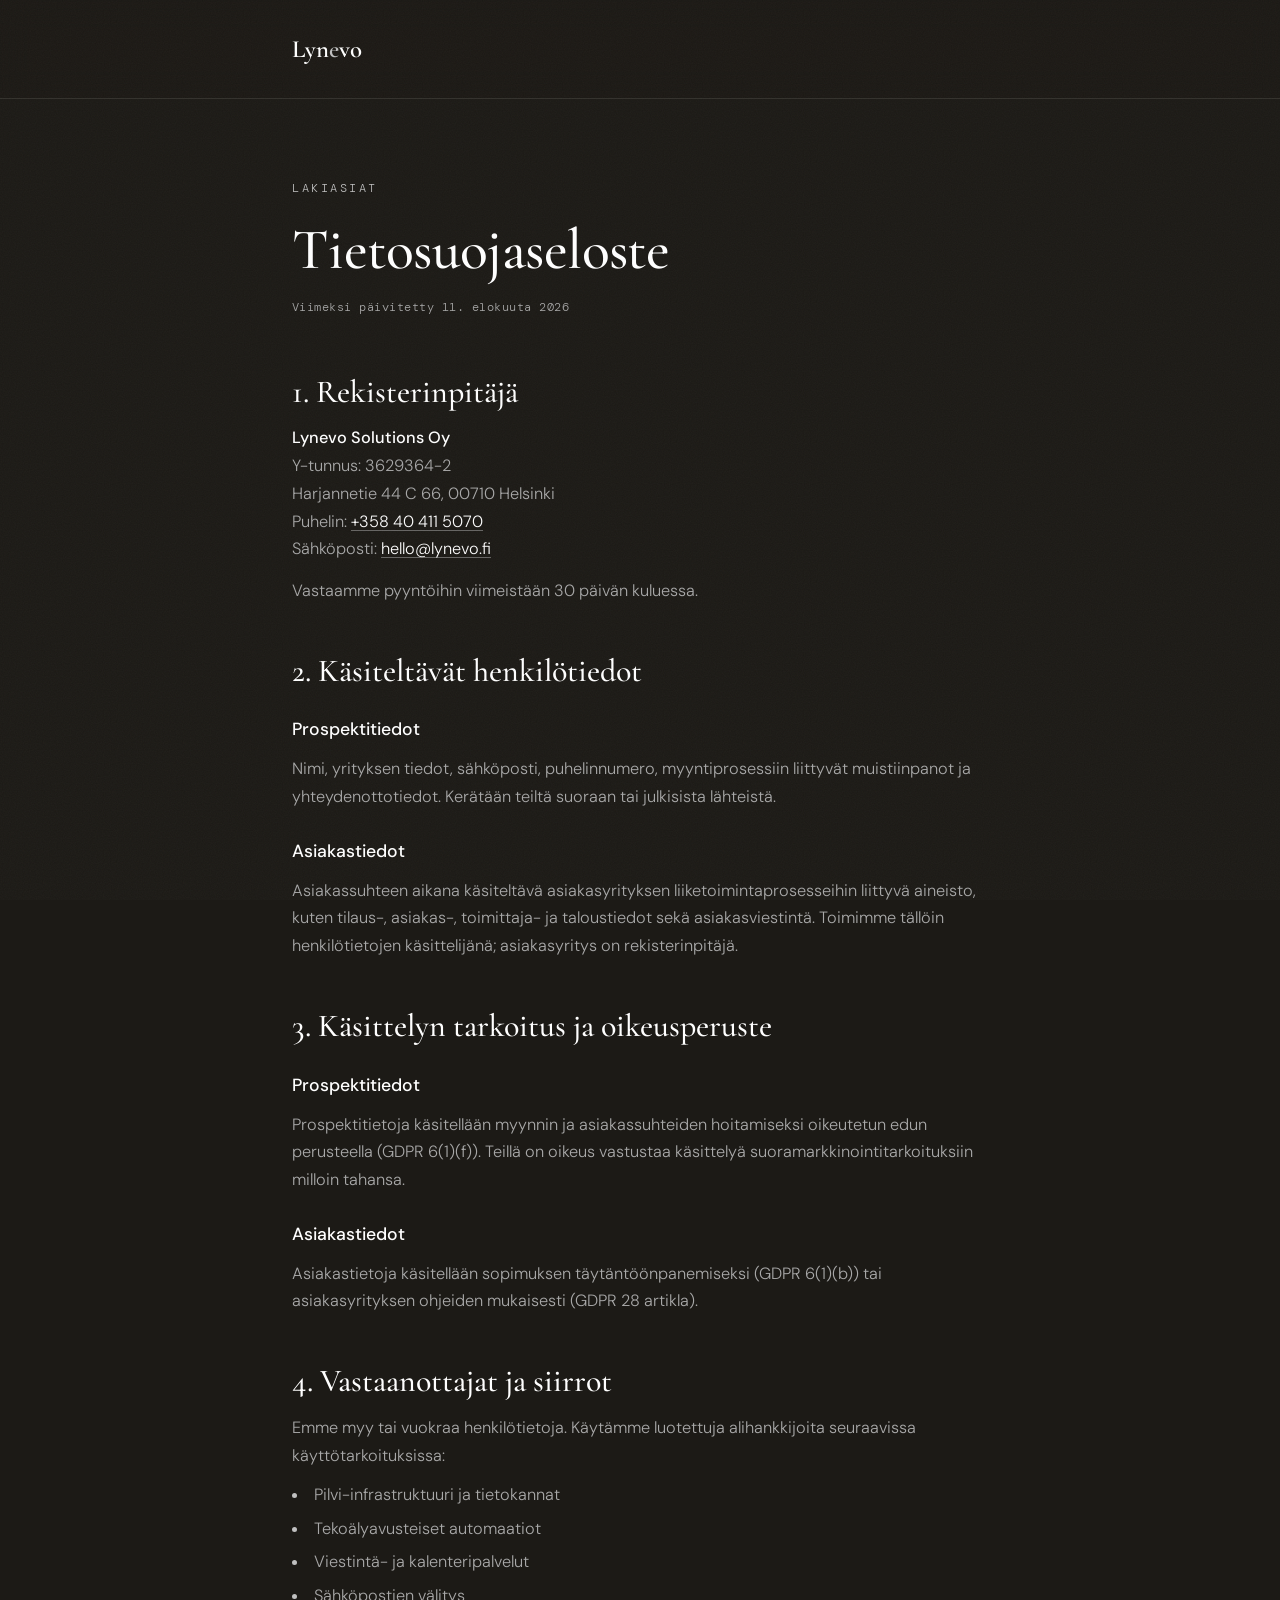
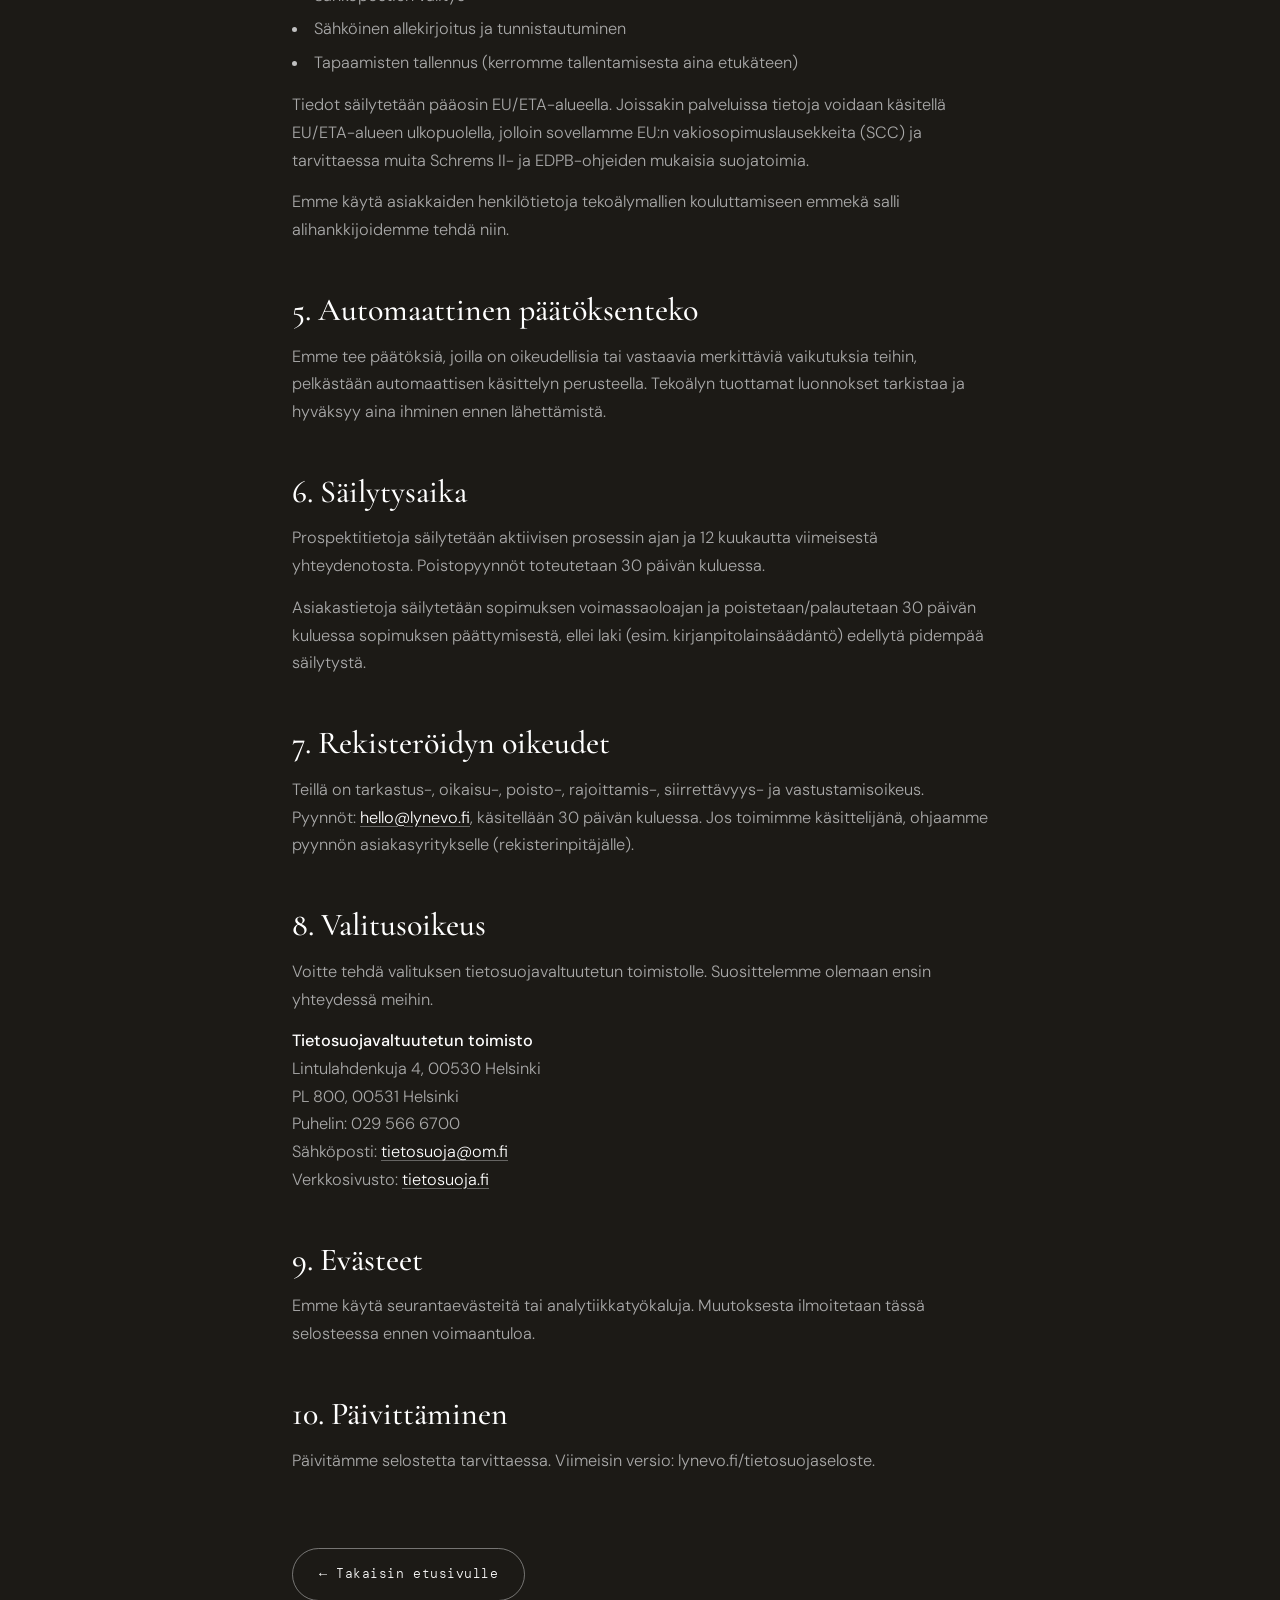
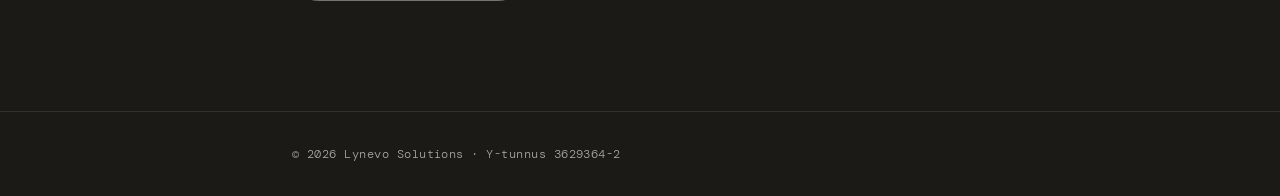
<file: tietosuoja.html>
<!DOCTYPE html>
<html lang="fi">
<head>
<meta charset="UTF-8">
<meta name="viewport" content="width=device-width, initial-scale=1.0">
<title>Tietosuojaseloste · Lynevo</title>
<meta name="description" content="Lynevo Solutions Oy:n tietosuojaseloste.">
<meta name="theme-color" content="#1C1A16">
<meta name="robots" content="noindex">
<link rel="icon" href="data:image/svg+xml,%3Csvg xmlns='http://www.w3.org/2000/svg' viewBox='0 0 32 32'%3E%3Crect width='32' height='32' rx='7' fill='%231C1A16'/%3E%3Ctext x='16' y='22.5' font-family='Georgia,serif' font-size='21' font-weight='600' fill='%23C0C0C0' text-anchor='middle'%3EL%3C/text%3E%3C/svg%3E">
<link rel="preconnect" href="https://fonts.googleapis.com">
<link rel="preconnect" href="https://fonts.gstatic.com" crossorigin>
<link href="https://fonts.googleapis.com/css2?family=Cormorant+Garamond:ital,wght@0,400;0,500;0,600;1,400&family=DM+Mono:wght@400;500&family=DM+Sans:opsz,wght@9..40,300;9..40,400;9..40,500&display=swap" rel="stylesheet">
<style>
  :root {
    --bg: #1C1A16;
    --text: #FFFFFF;
    --text-muted: #A8A8A8;
    --accent: #C0C0C0;
    --line: rgba(255, 255, 255, 0.10);
    --serif: 'Cormorant Garamond', Georgia, serif;
    --sans: 'DM Sans', system-ui, sans-serif;
    --mono: 'DM Mono', monospace;
    --ease: cubic-bezier(0.22, 1, 0.36, 1);
  }
  * { margin: 0; padding: 0; box-sizing: border-box; }
  html { scroll-behavior: smooth; }
  @view-transition { navigation: auto; }
  body {
    background: var(--bg); color: var(--text);
    font-family: var(--sans); font-weight: 300; line-height: 1.7;
    -webkit-font-smoothing: antialiased; min-height: 100vh;
    display: flex; flex-direction: column;
  }
  .grain {
    position: fixed; inset: 0; z-index: 9999; pointer-events: none; opacity: 0.04;
    background-image: url("data:image/svg+xml,%3Csvg xmlns='http://www.w3.org/2000/svg' width='140' height='140'%3E%3Cfilter id='n'%3E%3CfeTurbulence type='fractalNoise' baseFrequency='0.85' numOctaves='2' stitchTiles='stitch'/%3E%3C/filter%3E%3Crect width='100%25' height='100%25' filter='url(%23n)'/%3E%3C/svg%3E");
  }
  .wrap { width: 100%; max-width: 760px; margin: 0 auto; padding: 0 32px; }
  header { padding: 28px 0; border-bottom: 1px solid var(--line); position: sticky; top: 0; background: rgba(28,26,22,0.86); backdrop-filter: blur(14px); -webkit-backdrop-filter: blur(14px); z-index: 10; }
  .logo { font-family: var(--serif); font-size: 1.55rem; font-weight: 600; color: var(--text); text-decoration: none; }
  .logo span { color: var(--accent); }
  main { flex: 1; padding: 80px 0 110px; }
  .label {
    font-family: var(--mono); font-size: 0.72rem; letter-spacing: 0.22em;
    text-transform: uppercase; color: var(--accent); display: block; margin-bottom: 20px;
  }
  h1 { font-family: var(--serif); font-weight: 500; font-size: clamp(2.4rem, 6vw, 3.6rem); line-height: 1.08; letter-spacing: -0.01em; margin-bottom: 16px; }
  .meta { font-family: var(--mono); font-size: 0.76rem; letter-spacing: 0.04em; color: var(--text-muted); margin-bottom: 56px; }

  .policy h2 { font-family: var(--serif); font-weight: 500; font-size: clamp(1.5rem, 3vw, 2rem); line-height: 1.15; margin: 48px 0 14px; }
  .policy h2:first-of-type { margin-top: 0; }
  .policy h3 { font-family: var(--sans); font-weight: 500; font-size: 1.1rem; color: var(--text); margin: 26px 0 10px; }
  .policy p { color: var(--text-muted); font-size: 1.02rem; margin-bottom: 14px; max-width: 64ch; }
  .policy ul { list-style: none; margin: 0 0 16px; padding: 0; max-width: 64ch; }
  .policy li { position: relative; padding-left: 22px; margin-bottom: 9px; color: var(--text-muted); font-size: 1.02rem; line-height: 1.5; }
  .policy li::before { content: ""; position: absolute; left: 0; top: 0.62em; width: 5px; height: 5px; border-radius: 50%; background: var(--accent); }
  .policy a { color: var(--text); text-decoration: underline; text-decoration-color: rgba(192,192,192,0.45); text-underline-offset: 3px; transition: text-decoration-color 0.3s var(--ease); }
  .policy a:hover { text-decoration-color: var(--accent); }
  .policy .contact-block { color: var(--text-muted); font-size: 1.02rem; line-height: 1.7; margin-bottom: 14px; }
  .policy .contact-block strong { color: var(--text); font-weight: 500; }

  .back {
    display: inline-flex; align-items: center; gap: 10px; margin-top: 60px;
    font-family: var(--mono); font-size: 0.84rem; letter-spacing: 0.04em;
    color: var(--text); text-decoration: none;
    padding: 14px 26px; border: 1px solid rgba(192,192,192,0.55); border-radius: 100px;
    transition: background 0.3s var(--ease), transform 0.3s var(--ease);
  }
  .back:hover { background: rgba(255,255,255,0.08); transform: translateY(-2px); }
  footer { border-top: 1px solid var(--line); padding: 32px 0; font-family: var(--mono); font-size: 0.74rem; letter-spacing: 0.04em; color: var(--text-muted); }
  :focus-visible { outline: 2px solid var(--accent); outline-offset: 3px; border-radius: 4px; }
</style>
</head>
<body>
<div class="grain" aria-hidden="true"></div>

<header>
  <div class="wrap"><a href="index.html" class="logo">Lyn<span>e</span>vo</a></div>
</header>

<main>
  <div class="wrap">
    <span class="label">Lakiasiat</span>
    <h1>Tietosuojaseloste</h1>
    <p class="meta">Viimeksi päivitetty 11. elokuuta 2026</p>

    <article class="policy">
      <h2>1. Rekisterinpitäjä</h2>
      <p class="contact-block">
        <strong>Lynevo Solutions Oy</strong><br>
        Y-tunnus: 3629364-2<br>
        Harjannetie 44 C 66, 00710 Helsinki<br>
        Puhelin: <a href="tel:+358404115070">+358&nbsp;40&nbsp;411&nbsp;5070</a><br>
        Sähköposti: <a href="mailto:hello@lynevo.fi">hello@lynevo.fi</a>
      </p>
      <p>Vastaamme pyyntöihin viimeistään 30 päivän kuluessa.</p>

      <h2>2. Käsiteltävät henkilötiedot</h2>
      <h3>Prospektitiedot</h3>
      <p>Nimi, yrityksen tiedot, sähköposti, puhelinnumero, myyntiprosessiin liittyvät muistiinpanot ja yhteydenottotiedot. Kerätään teiltä suoraan tai julkisista lähteistä.</p>
      <h3>Asiakastiedot</h3>
      <p>Asiakassuhteen aikana käsiteltävä asiakasyrityksen liiketoimintaprosesseihin liittyvä aineisto, kuten tilaus-, asiakas-, toimittaja- ja taloustiedot sekä asiakasviestintä. Toimimme tällöin henkilötietojen käsittelijänä; asiakasyritys on rekisterinpitäjä.</p>

      <h2>3. Käsittelyn tarkoitus ja oikeusperuste</h2>
      <h3>Prospektitiedot</h3>
      <p>Prospektitietoja käsitellään myynnin ja asiakassuhteiden hoitamiseksi oikeutetun edun perusteella (GDPR 6(1)(f)). Teillä on oikeus vastustaa käsittelyä suoramarkkinointitarkoituksiin milloin tahansa.</p>
      <h3>Asiakastiedot</h3>
      <p>Asiakastietoja käsitellään sopimuksen täytäntöönpanemiseksi (GDPR 6(1)(b)) tai asiakasyrityksen ohjeiden mukaisesti (GDPR 28 artikla).</p>

      <h2>4. Vastaanottajat ja siirrot</h2>
      <p>Emme myy tai vuokraa henkilötietoja. Käytämme luotettuja alihankkijoita seuraavissa käyttötarkoituksissa:</p>
      <ul>
        <li>Pilvi-infrastruktuuri ja tietokannat</li>
        <li>Tekoälyavusteiset automaatiot</li>
        <li>Viestintä- ja kalenteripalvelut</li>
        <li>Sähköpostien välitys</li>
        <li>Sähköinen allekirjoitus ja tunnistautuminen</li>
        <li>Tapaamisten tallennus (kerromme tallentamisesta aina etukäteen)</li>
      </ul>
      <p>Tiedot säilytetään pääosin EU/ETA-alueella. Joissakin palveluissa tietoja voidaan käsitellä EU/ETA-alueen ulkopuolella, jolloin sovellamme EU:n vakiosopimuslausekkeita (SCC) ja tarvittaessa muita Schrems II- ja EDPB-ohjeiden mukaisia suojatoimia.</p>
      <p>Emme käytä asiakkaiden henkilötietoja tekoälymallien kouluttamiseen emmekä salli alihankkijoidemme tehdä niin.</p>

      <h2>5. Automaattinen päätöksenteko</h2>
      <p>Emme tee päätöksiä, joilla on oikeudellisia tai vastaavia merkittäviä vaikutuksia teihin, pelkästään automaattisen käsittelyn perusteella. Tekoälyn tuottamat luonnokset tarkistaa ja hyväksyy aina ihminen ennen lähettämistä.</p>

      <h2>6. Säilytysaika</h2>
      <p>Prospektitietoja säilytetään aktiivisen prosessin ajan ja 12 kuukautta viimeisestä yhteydenotosta. Poistopyynnöt toteutetaan 30 päivän kuluessa.</p>
      <p>Asiakastietoja säilytetään sopimuksen voimassaoloajan ja poistetaan/palautetaan 30 päivän kuluessa sopimuksen päättymisestä, ellei laki (esim. kirjanpitolainsäädäntö) edellytä pidempää säilytystä.</p>

      <h2>7. Rekisteröidyn oikeudet</h2>
      <p>Teillä on tarkastus-, oikaisu-, poisto-, rajoittamis-, siirrettävyys- ja vastustamisoikeus. Pyynnöt: <a href="mailto:hello@lynevo.fi">hello@lynevo.fi</a>, käsitellään 30 päivän kuluessa. Jos toimimme käsittelijänä, ohjaamme pyynnön asiakasyritykselle (rekisterinpitäjälle).</p>

      <h2>8. Valitusoikeus</h2>
      <p>Voitte tehdä valituksen tietosuojavaltuutetun toimistolle. Suosittelemme olemaan ensin yhteydessä meihin.</p>
      <p class="contact-block">
        <strong>Tietosuojavaltuutetun toimisto</strong><br>
        Lintulahdenkuja 4, 00530 Helsinki<br>
        PL 800, 00531 Helsinki<br>
        Puhelin: 029 566 6700<br>
        Sähköposti: <a href="mailto:tietosuoja@om.fi">tietosuoja@om.fi</a><br>
        Verkkosivusto: <a href="https://tietosuoja.fi" target="_blank" rel="noopener">tietosuoja.fi</a>
      </p>

      <h2>9. Evästeet</h2>
      <p>Emme käytä seurantaevästeitä tai analytiikkatyökaluja. Muutoksesta ilmoitetaan tässä selosteessa ennen voimaantuloa.</p>

      <h2>10. Päivittäminen</h2>
      <p>Päivitämme selostetta tarvittaessa. Viimeisin versio: lynevo.fi/tietosuojaseloste.</p>
    </article>

    <a href="index.html" class="back">← Takaisin etusivulle</a>
  </div>
</main>

<footer>
  <div class="wrap">© 2026 Lynevo Solutions · Y-tunnus 3629364-2</div>
</footer>

</body>
</html>
</file>
